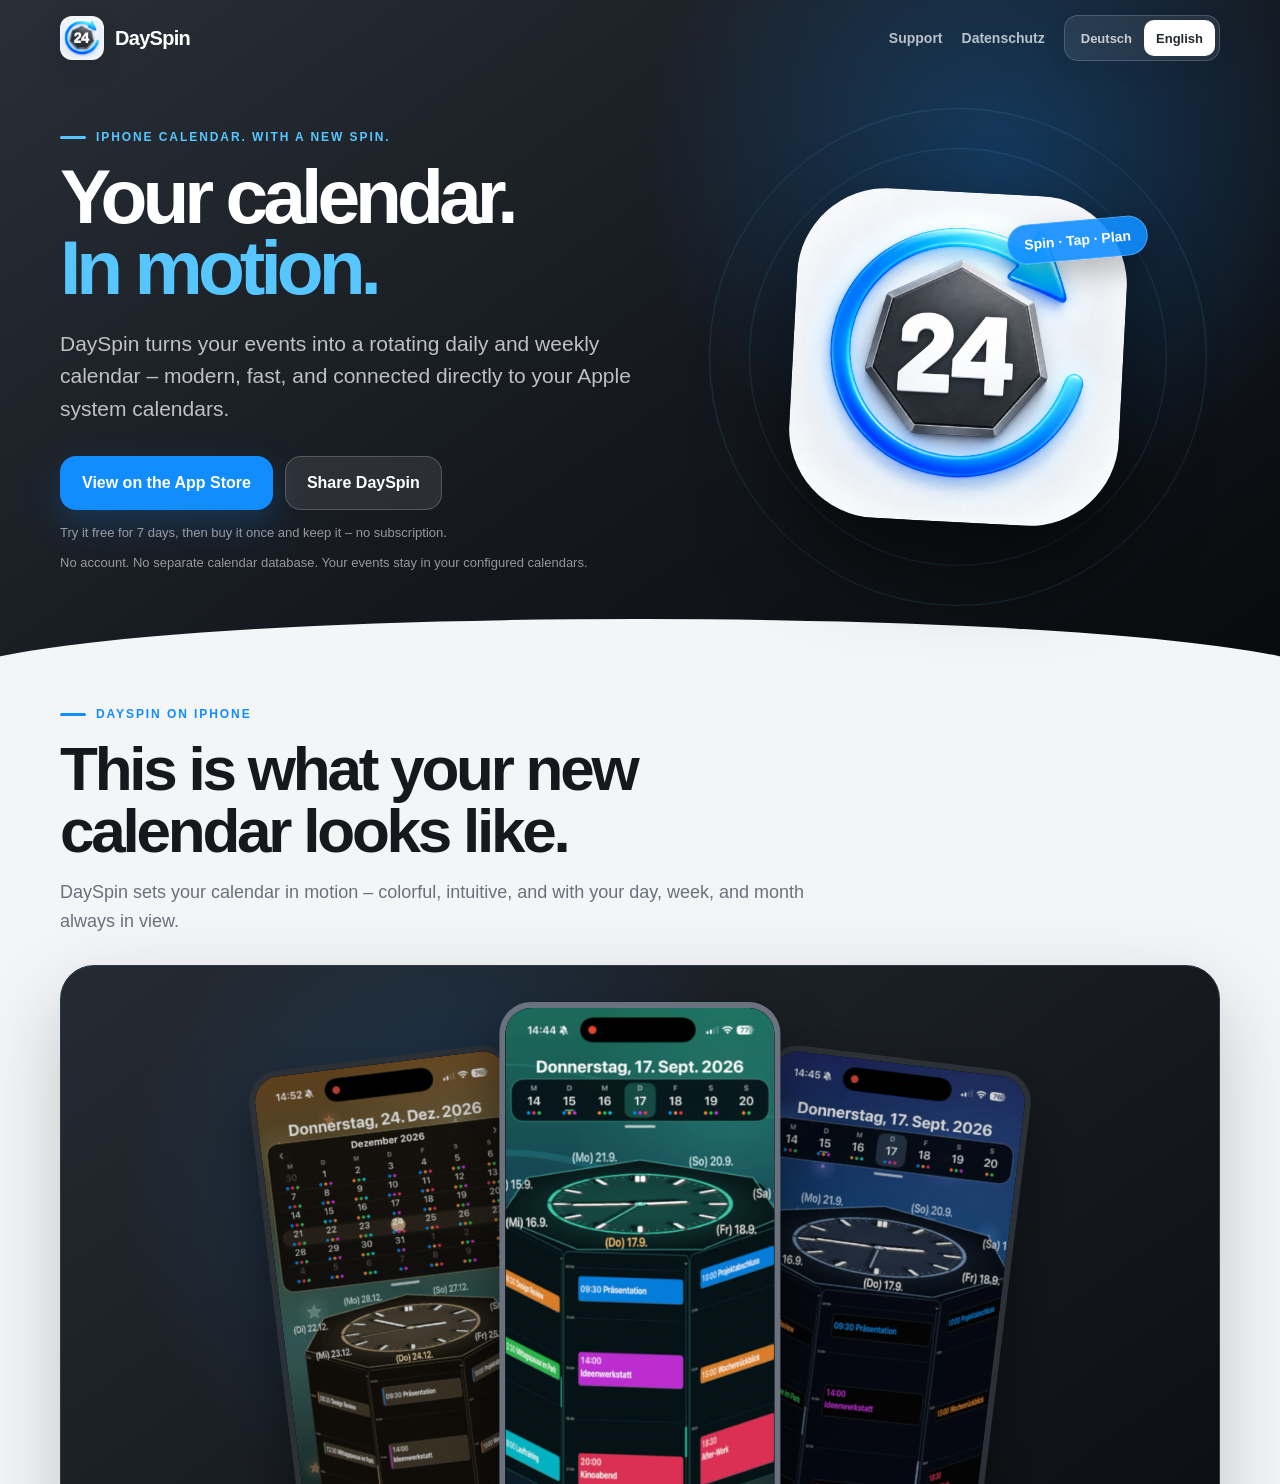
<file: index.html>
<!doctype html>
<html lang="de">
  <head>
    <meta charset="utf-8">
    <meta name="viewport" content="width=device-width, initial-scale=1">
    <title>DaySpin</title>
    <meta name="description" content="DaySpin – dein Apple-Kalender in Bewegung.">
    <link rel="icon" href="assets/dayspin-icon.png">
    <meta http-equiv="refresh" content="0; url=share/">
  </head>
  <body><p><a href="share/">Weiter zu DaySpin</a></p></body>
</html>
</file>
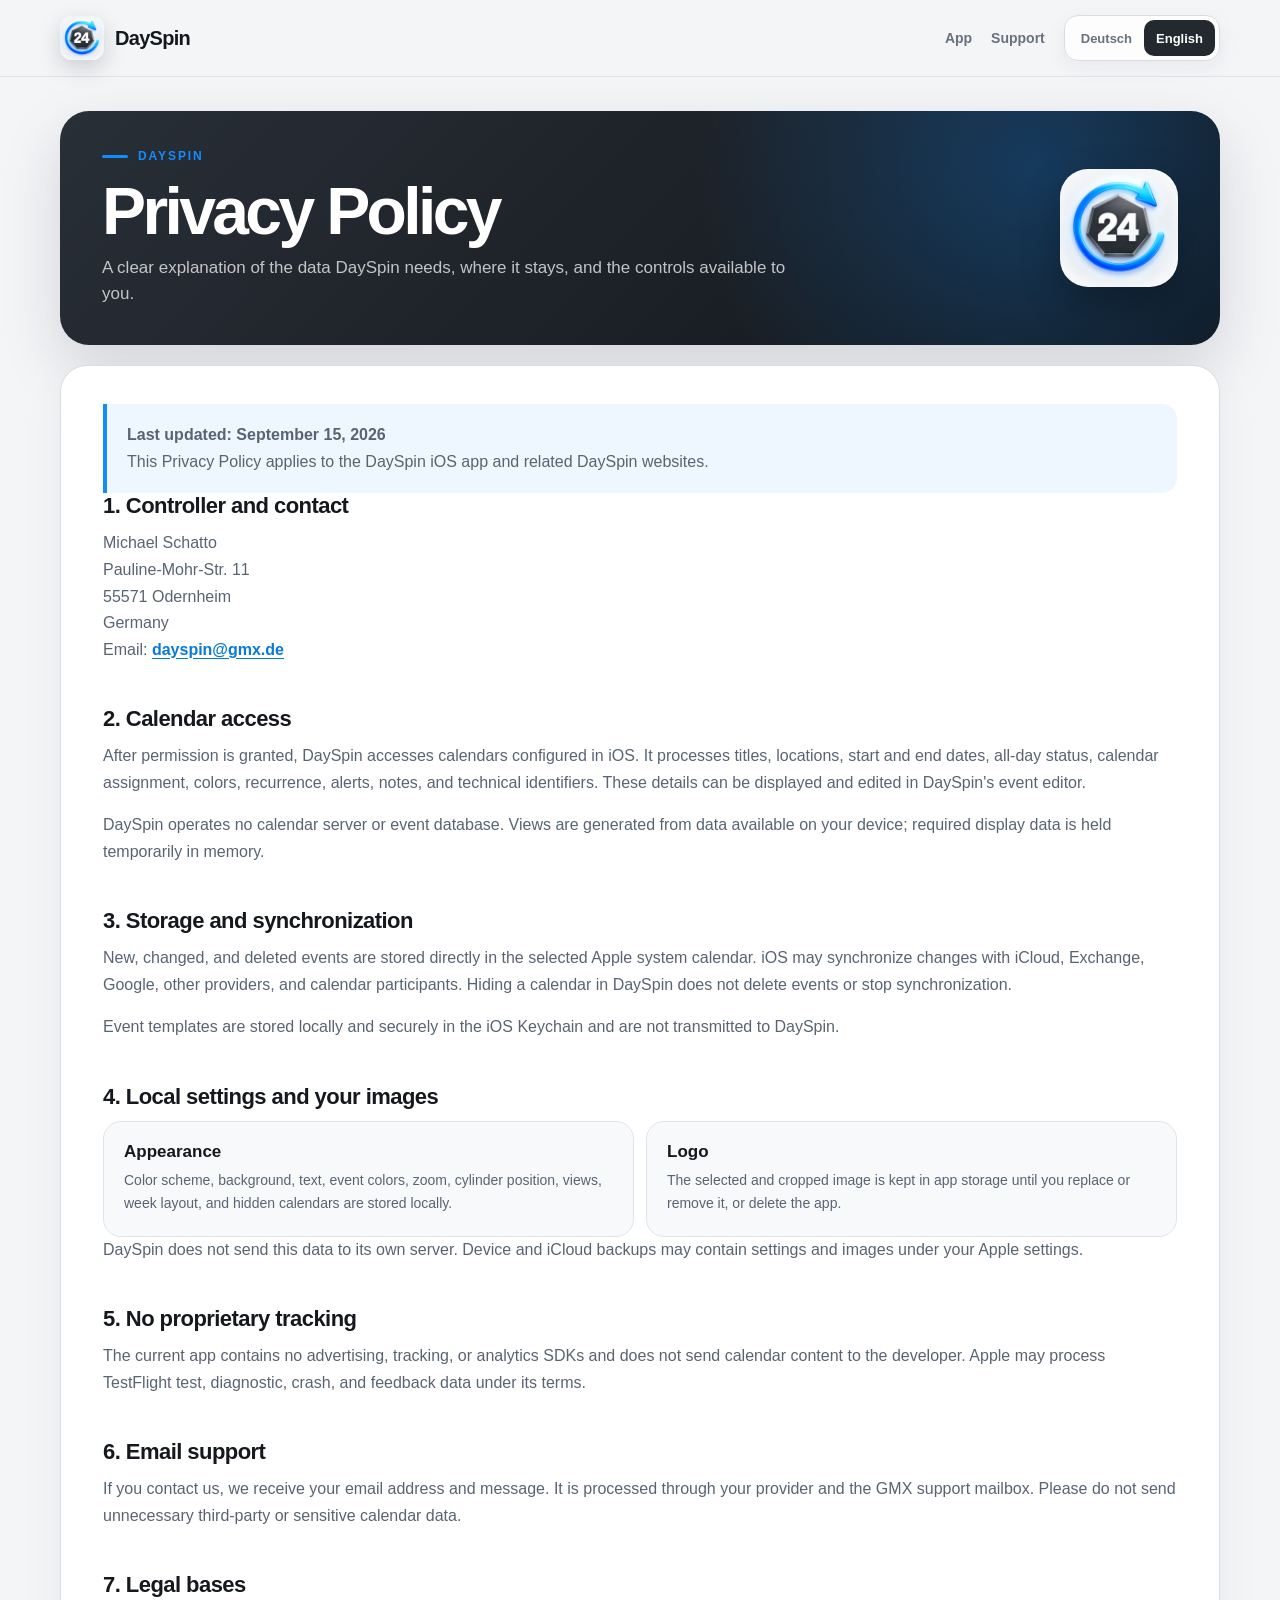
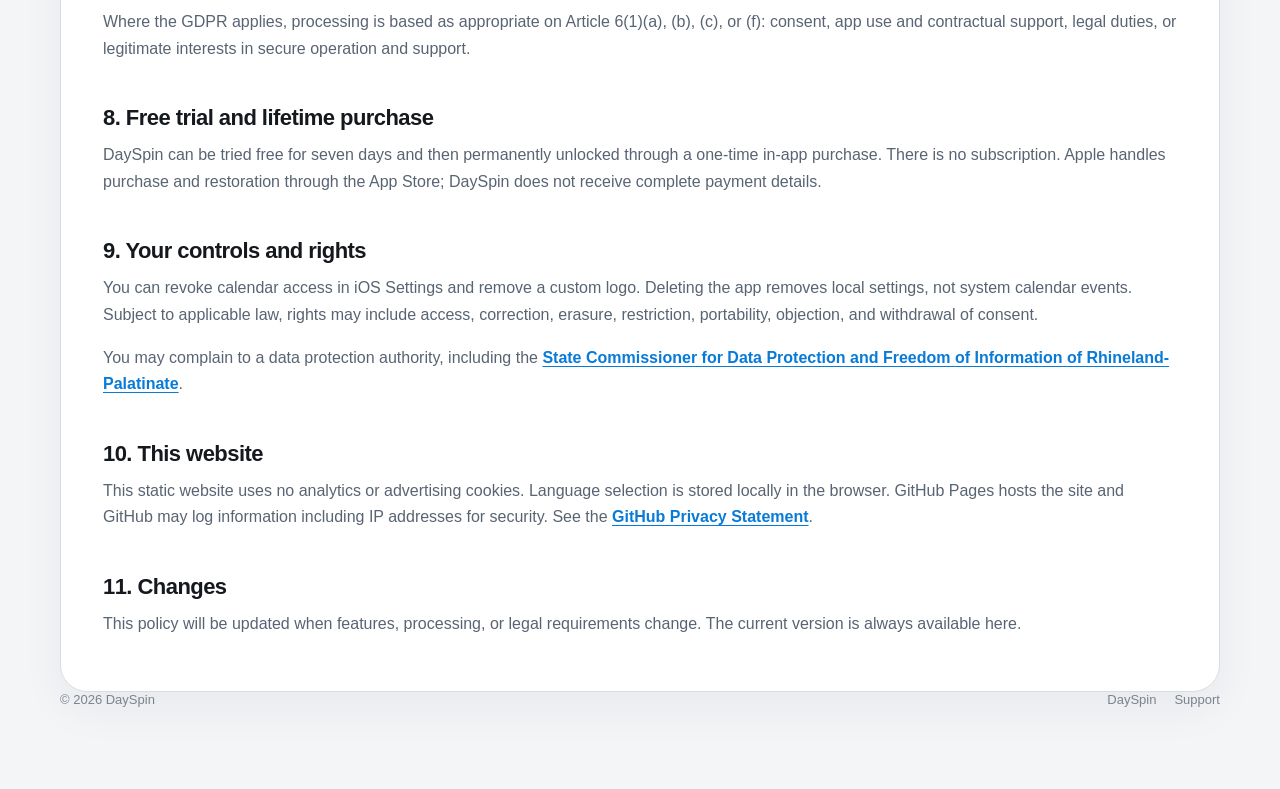
<file: privacy/index.html>
<!doctype html>
<html lang="de"><head>
<meta charset="utf-8"><meta name="viewport" content="width=device-width,initial-scale=1"><title>DaySpin – Datenschutz / Privacy Policy</title><meta name="description" content="Datenschutzerklärung und Privacy Policy für DaySpin."><meta property="og:title" content="DaySpin – Datenschutz / Privacy Policy"><meta property="og:description" content="Transparent erklärt: Kalenderzugriff, lokale Einstellungen und deine Rechte."><meta property="og:type" content="website"><meta property="og:url" content="https://mschatto.github.io/DaySpin/privacy/"><meta property="og:image" content="https://mschatto.github.io/DaySpin/assets/og.png"><link rel="icon" href="../assets/dayspin-icon.png"><link rel="stylesheet" href="../assets/style.css">
</head><body class="document-page">
<header class="document-top"><div class="topbar shell"><a class="brand" href="../share/"><img src="../assets/dayspin-icon.png" alt=""><span>DaySpin</span></a><nav class="nav"><a href="../share/">App</a><a href="../support/">Support</a><div class="language"><button data-language="de" aria-pressed="true">Deutsch</button><button data-language="en" aria-pressed="false">English</button></div></nav></div></header>
<main class="document-main shell">
<section class="document-hero"><div><p class="eyebrow">DaySpin</p><h1 data-title-de="Datenschutz" data-title-en="Privacy Policy">Datenschutz</h1><p data-title-de="Transparent erklärt: welche Daten DaySpin benötigt, wo sie bleiben und welche Kontrolle du hast." data-title-en="A clear explanation of the data DaySpin needs, where it stays, and the controls available to you.">Transparent erklärt: welche Daten DaySpin benötigt, wo sie bleiben und welche Kontrolle du hast.</p></div><img src="../assets/dayspin-icon.png" alt="DaySpin App-Icon"></section>
<article class="document" data-content-language="de">
<div class="notice"><p><strong>Stand: 15. September 2026</strong></p><p>Diese Datenschutzerklärung gilt für die iOS-App DaySpin und die zugehörigen DaySpin-Webseiten.</p></div>
<section><h2>1. Verantwortlicher und Kontakt</h2><address>Michael Schatto<br>Pauline-Mohr-Str. 11<br>55571 Odernheim<br>Deutschland</address><p>E-Mail: <a href="mailto:dayspin@gmx.de">dayspin@gmx.de</a></p></section>
<section><h2>2. Kalenderzugriff</h2><p>DaySpin benötigt nach deiner Freigabe Zugriff auf die in iOS eingerichteten Kalender. Verarbeitet werden insbesondere Titel, Ort, Beginn und Ende, Ganztagsangaben, Kalenderzugehörigkeit, Farben, Wiederholungen, Erinnerungen, Notizen und technische Termin-Kennungen. Diese Angaben können im DaySpin-Termin-Editor angezeigt und bearbeitet werden.</p><p>DaySpin betreibt keinen eigenen Kalender-Server und keine eigene Termin-Datenbank. Die Kalenderansichten werden aus den auf deinem Gerät verfügbaren Daten erzeugt; benötigte Anzeigedaten werden vorübergehend im Arbeitsspeicher gehalten.</p></section>
<section><h2>3. Speicherung und Synchronisierung</h2><p>Neue, geänderte und gelöschte Termine werden direkt im ausgewählten Apple-Systemkalender gespeichert. iOS kann Änderungen mit iCloud, Exchange, Google oder anderen Kalenderanbietern und gegebenenfalls Kalenderteilnehmern synchronisieren. Das Ausblenden eines Kalenders in DaySpin löscht keine Termine und beendet nicht dessen Synchronisierung.</p><p>Terminvorlagen speichert DaySpin lokal und geschützt in der iOS-Keychain. Sie werden nicht an DaySpin übertragen.</p></section>
<section><h2>4. Lokale Einstellungen und eigene Bilder</h2><div class="info-grid"><div class="info-card"><h3>Darstellung</h3><p>Farbschema, Hintergrundmotiv, Schrift, Terminfarben, Zoom, Zylinderposition, Ansichten, Wochenanordnung und ausgeblendete Kalender werden lokal gespeichert.</p></div><div class="info-card"><h3>Logo</h3><p>Das über den System-Fotowähler gewählte und zugeschnittene Bild wird im App-Speicher abgelegt, bis du es ersetzt, entfernst oder die App löschst.</p></div></div><p>DaySpin überträgt diese Daten nicht an einen eigenen Server. Geräte- und iCloud-Backups können Einstellungen und Bilder gemäß deinen Apple-Einstellungen enthalten.</p></section>
<section><h2>5. Kein eigenes Tracking</h2><p>Die aktuelle App enthält keine Werbe-, Tracking- oder Analyse-SDKs und übermittelt Kalenderinhalte nicht an den Entwickler. Bei TestFlight kann Apple nach seinen Bedingungen Test-, Diagnose-, Absturz- und Feedbackdaten verarbeiten.</p></section>
<section><h2>6. Support per E-Mail</h2><p>Wenn du uns kontaktierst, erhalten wir deine E-Mail-Adresse und die mitgeteilten Inhalte. Die Nachricht wird über deinen Anbieter und das GMX-Supportpostfach verarbeitet. Bitte sende keine unnötigen fremden oder sensiblen Kalenderdaten.</p></section>
<section><h2>7. Rechtsgrundlagen</h2><p>Soweit die DSGVO anwendbar ist, beruht die Verarbeitung je nach Fall auf Art. 6 Abs. 1 lit. a, b, c oder f DSGVO: Einwilligung, App-Nutzung und vertraglicher Support, gesetzliche Pflichten oder berechtigte Interessen an sicherem Betrieb und Support.</p></section>
<section><h2>8. Kostenloser Testzeitraum und Lifetime-Kauf</h2><p>DaySpin kann sieben Tage kostenlos getestet und danach durch einen einmaligen In-App-Kauf dauerhaft freigeschaltet werden. Es gibt kein Abonnement. Apple wickelt Kauf und Wiederherstellung über den App Store ab; DaySpin erhält keine vollständigen Zahlungsdaten.</p></section>
<section><h2>9. Deine Kontrolle und Rechte</h2><p>Du kannst den Kalenderzugriff in den iOS-Einstellungen widerrufen und ein eigenes Logo entfernen. Das Löschen der App entfernt lokale Einstellungen, nicht die Termine deiner Systemkalender. Im gesetzlichen Umfang bestehen Rechte auf Auskunft, Berichtigung, Löschung, Einschränkung, Datenübertragbarkeit, Widerspruch und Widerruf einer Einwilligung.</p><p>Du kannst dich bei einer Datenschutzaufsichtsbehörde beschweren, beispielsweise beim <a href="https://www.datenschutz.rlp.de" target="_blank" rel="noreferrer">Landesbeauftragten für den Datenschutz und die Informationsfreiheit Rheinland-Pfalz</a>.</p></section>
<section><h2>10. Diese Website</h2><p>Diese statische Website setzt keine Analyse- oder Werbe-Cookies. Die Sprachauswahl wird nur lokal im Browser gespeichert. Die Website wird über GitHub Pages bereitgestellt; GitHub kann unter anderem IP-Adressen zu Sicherheitszwecken protokollieren. Siehe <a href="https://docs.github.com/en/site-policy/privacy-policies/github-general-privacy-statement" target="_blank" rel="noreferrer">GitHub-Datenschutzerklärung</a>.</p></section>
<section><h2>11. Änderungen</h2><p>Diese Datenschutzerklärung wird bei Änderungen an Funktionen, Datenverarbeitungen oder rechtlichen Anforderungen angepasst. Die aktuelle Fassung steht stets auf dieser Seite.</p></section>
</article>
<article class="document" data-content-language="en" hidden>
<div class="notice"><p><strong>Last updated: September 15, 2026</strong></p><p>This Privacy Policy applies to the DaySpin iOS app and related DaySpin websites.</p></div>
<section><h2>1. Controller and contact</h2><address>Michael Schatto<br>Pauline-Mohr-Str. 11<br>55571 Odernheim<br>Germany</address><p>Email: <a href="mailto:dayspin@gmx.de">dayspin@gmx.de</a></p></section>
<section><h2>2. Calendar access</h2><p>After permission is granted, DaySpin accesses calendars configured in iOS. It processes titles, locations, start and end dates, all-day status, calendar assignment, colors, recurrence, alerts, notes, and technical identifiers. These details can be displayed and edited in DaySpin's event editor.</p><p>DaySpin operates no calendar server or event database. Views are generated from data available on your device; required display data is held temporarily in memory.</p></section>
<section><h2>3. Storage and synchronization</h2><p>New, changed, and deleted events are stored directly in the selected Apple system calendar. iOS may synchronize changes with iCloud, Exchange, Google, other providers, and calendar participants. Hiding a calendar in DaySpin does not delete events or stop synchronization.</p><p>Event templates are stored locally and securely in the iOS Keychain and are not transmitted to DaySpin.</p></section>
<section><h2>4. Local settings and your images</h2><div class="info-grid"><div class="info-card"><h3>Appearance</h3><p>Color scheme, background, text, event colors, zoom, cylinder position, views, week layout, and hidden calendars are stored locally.</p></div><div class="info-card"><h3>Logo</h3><p>The selected and cropped image is kept in app storage until you replace or remove it, or delete the app.</p></div></div><p>DaySpin does not send this data to its own server. Device and iCloud backups may contain settings and images under your Apple settings.</p></section>
<section><h2>5. No proprietary tracking</h2><p>The current app contains no advertising, tracking, or analytics SDKs and does not send calendar content to the developer. Apple may process TestFlight test, diagnostic, crash, and feedback data under its terms.</p></section>
<section><h2>6. Email support</h2><p>If you contact us, we receive your email address and message. It is processed through your provider and the GMX support mailbox. Please do not send unnecessary third-party or sensitive calendar data.</p></section>
<section><h2>7. Legal bases</h2><p>Where the GDPR applies, processing is based as appropriate on Article 6(1)(a), (b), (c), or (f): consent, app use and contractual support, legal duties, or legitimate interests in secure operation and support.</p></section>
<section><h2>8. Free trial and lifetime purchase</h2><p>DaySpin can be tried free for seven days and then permanently unlocked through a one-time in-app purchase. There is no subscription. Apple handles purchase and restoration through the App Store; DaySpin does not receive complete payment details.</p></section>
<section><h2>9. Your controls and rights</h2><p>You can revoke calendar access in iOS Settings and remove a custom logo. Deleting the app removes local settings, not system calendar events. Subject to applicable law, rights may include access, correction, erasure, restriction, portability, objection, and withdrawal of consent.</p><p>You may complain to a data protection authority, including the <a href="https://www.datenschutz.rlp.de" target="_blank" rel="noreferrer">State Commissioner for Data Protection and Freedom of Information of Rhineland-Palatinate</a>.</p></section>
<section><h2>10. This website</h2><p>This static website uses no analytics or advertising cookies. Language selection is stored locally in the browser. GitHub Pages hosts the site and GitHub may log information including IP addresses for security. See the <a href="https://docs.github.com/en/site-policy/privacy-policies/github-general-privacy-statement" target="_blank" rel="noreferrer">GitHub Privacy Statement</a>.</p></section>
<section><h2>11. Changes</h2><p>This policy will be updated when features, processing, or legal requirements change. The current version is always available here.</p></section>
</article>
<footer><span>© 2026 DaySpin</span><span class="footer-links"><a href="../share/">DaySpin</a><a href="../support/">Support</a></span></footer>
</main><script src="../assets/site.js"></script></body></html>
</file>
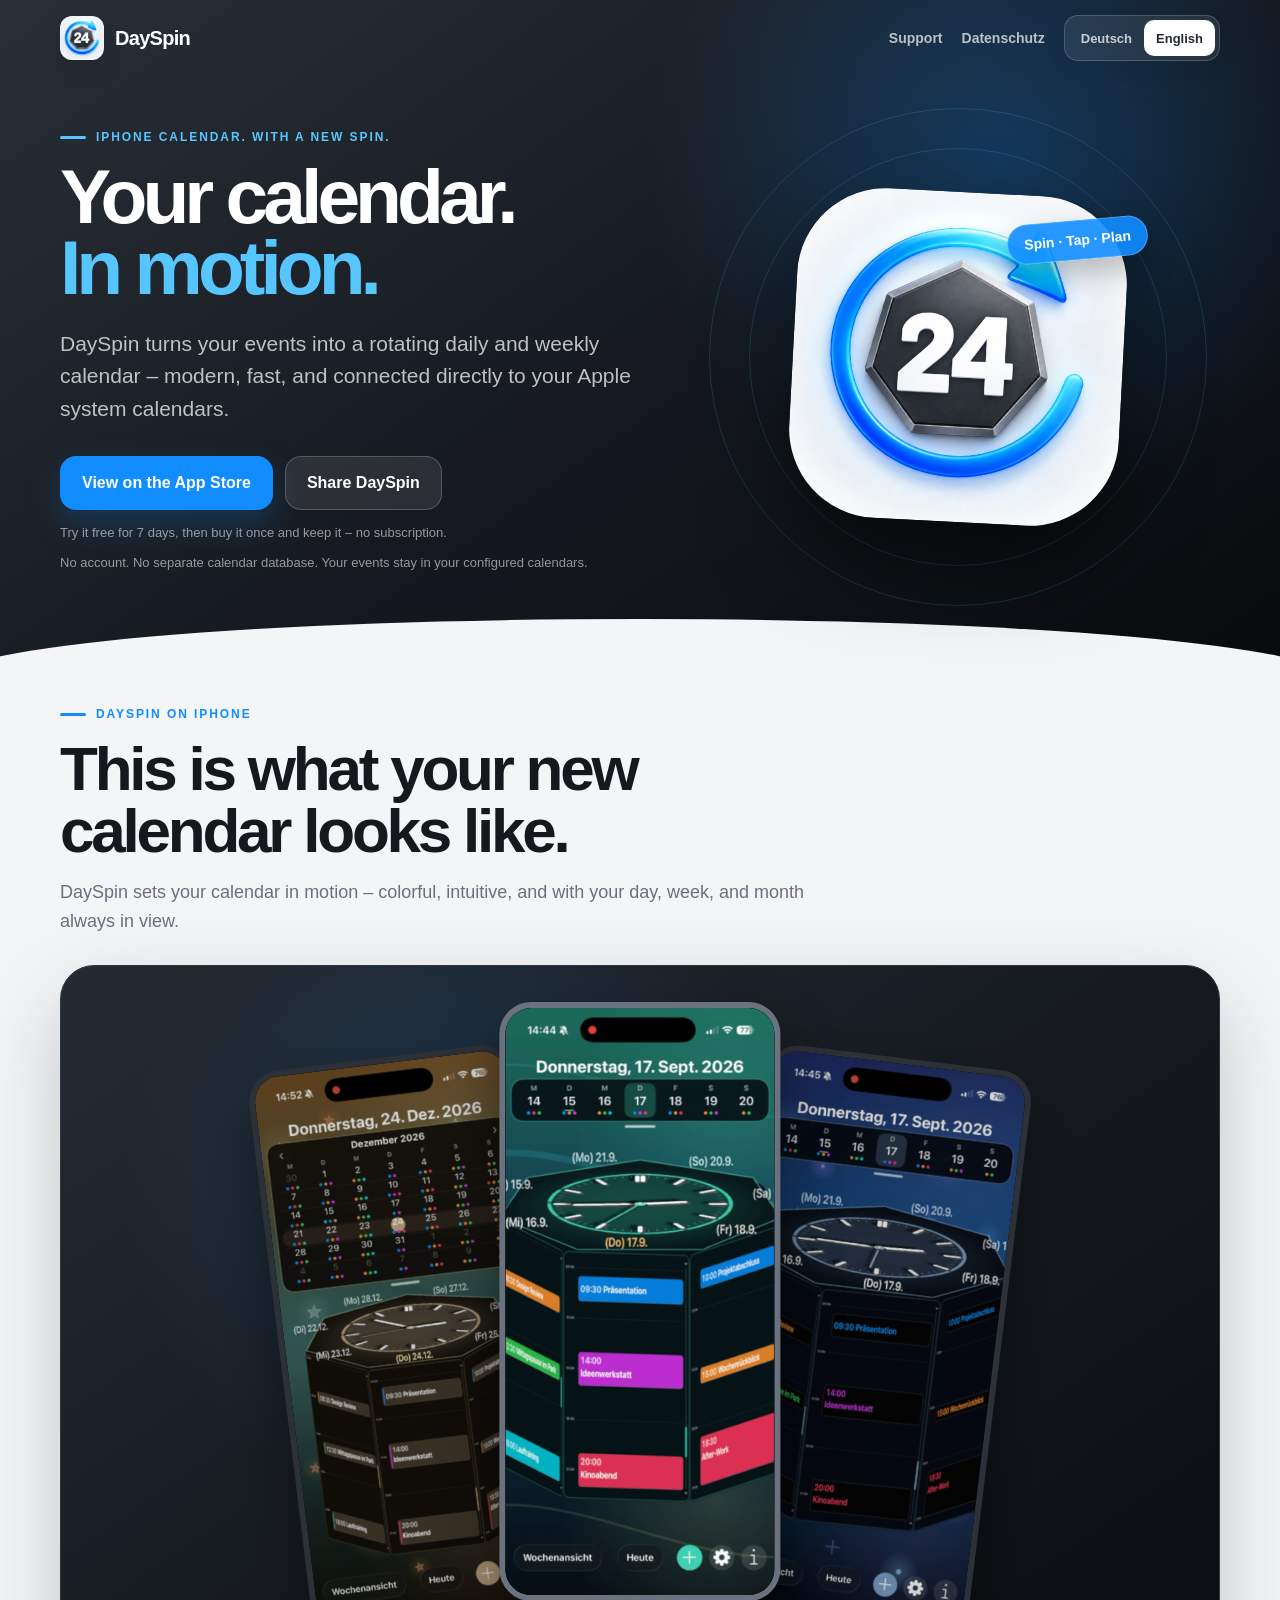
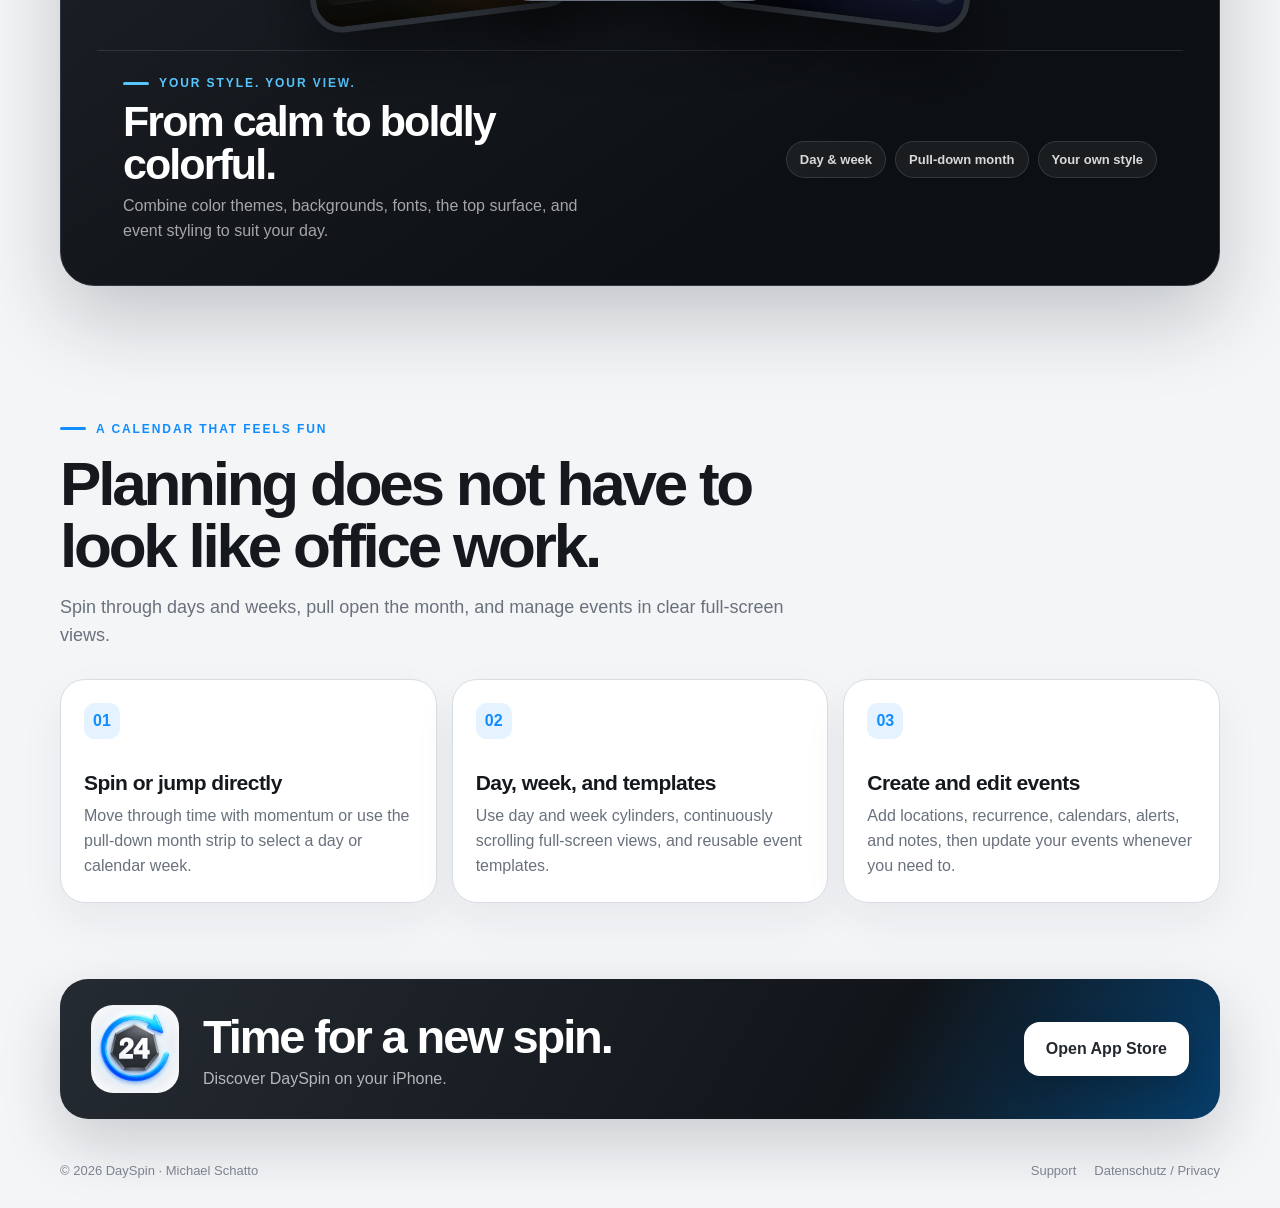
<file: share/index.html>
<!doctype html>
<html lang="de">
  <head>
    <meta charset="utf-8"><meta name="viewport" content="width=device-width,initial-scale=1">
    <title>DaySpin – Dein Kalender in Bewegung</title>
    <meta name="description" content="DaySpin macht deinen Kalender zu einem drehbaren, modernen Erlebnis.">
    <meta property="og:title" content="DaySpin – Dein Kalender in Bewegung"><meta property="og:description" content="Tage drehen, Wochen entdecken und Termine neu erleben."><meta property="og:type" content="website"><meta property="og:url" content="https://mschatto.github.io/DaySpin/share/"><meta property="og:image" content="https://mschatto.github.io/DaySpin/assets/og-v2.png"><meta property="og:image:width" content="1200"><meta property="og:image:height" content="630">
    <link rel="icon" href="../assets/dayspin-icon.png"><link rel="apple-touch-icon" href="../assets/dayspin-icon.png"><link rel="stylesheet" href="../assets/style.css">
  </head>
  <body>
    <main>
      <section class="hero">
        <header class="topbar shell">
          <a class="brand" href="./"><img src="../assets/dayspin-icon.png" alt=""><span>DaySpin</span></a>
          <nav class="nav"><a href="../support/">Support</a><a href="../privacy/">Datenschutz</a><div class="language" aria-label="Sprache / Language"><button data-language="de" aria-pressed="true">Deutsch</button><button data-language="en" aria-pressed="false">English</button></div></nav>
        </header>
        <div class="hero-grid shell" data-content-language="de">
          <div class="hero-copy"><p class="eyebrow">iPhone-Kalender. Neu gedreht.</p><h1>Dein Kalender.<br><em>In Bewegung.</em></h1><p class="hero-lead">DaySpin verwandelt deine Termine in einen drehbaren Tages- und Wochenkalender – modern, schnell und direkt mit deinen Apple-Systemkalendern verbunden.</p><div class="actions"><a class="button" href="https://apps.apple.com/app/id6808622622">Im App Store ansehen</a><button class="button secondary" data-share>DaySpin teilen</button></div><p class="share-note">7 Tage kostenlos testen, danach einmalig kaufen und dauerhaft nutzen – kein Abo.</p><p class="share-note">Kein Konto. Keine eigene Kalenderdatenbank. Deine Termine bleiben in deinen eingerichteten Kalendern.</p></div>
          <div class="hero-art"><div class="icon-stage"><img src="../assets/dayspin-icon.png" alt="DaySpin App-Icon"><span class="spin-pill">Drehen · Tippen · Planen</span></div></div>
        </div>
        <div class="hero-grid shell" data-content-language="en" hidden>
          <div class="hero-copy"><p class="eyebrow">iPhone calendar. With a new spin.</p><h1>Your calendar.<br><em>In motion.</em></h1><p class="hero-lead">DaySpin turns your events into a rotating daily and weekly calendar – modern, fast, and connected directly to your Apple system calendars.</p><div class="actions"><a class="button" href="https://apps.apple.com/app/id6808622622">View on the App Store</a><button class="button secondary" data-share>Share DaySpin</button></div><p class="share-note">Try it free for 7 days, then buy it once and keep it – no subscription.</p><p class="share-note">No account. No separate calendar database. Your events stay in your configured calendars.</p></div>
          <div class="hero-art"><div class="icon-stage"><img src="../assets/dayspin-icon.png" alt="DaySpin app icon"><span class="spin-pill">Spin · Tap · Plan</span></div></div>
        </div>
      </section>

      <section class="section showcase-section shell" id="showcase">
        <div class="section-heading" data-content-language="de"><p class="eyebrow">DaySpin auf dem iPhone</p><h2>So sieht dein neuer Kalender aus.</h2><p>DaySpin bringt deinen Kalender in Bewegung – drehbar, farbenfroh und mit Tag, Woche und Monat immer im Blick.</p></div>
        <div class="section-heading" data-content-language="en" hidden><p class="eyebrow">DaySpin on iPhone</p><h2>This is what your new calendar looks like.</h2><p>DaySpin sets your calendar in motion – colorful, intuitive, and with your day, week, and month always in view.</p></div>
        <div class="product-showcase product-showcase-cascade">
          <div class="screen-cascade" aria-label="Drei DaySpin-Ansichten mit Beispielterminen">
            <figure class="app-screen screen-month"><img src="../assets/dayspin-demo-month-poster.png?v=1" alt="DaySpin mit geöffneter Monatsansicht" loading="lazy"></figure>
            <figure class="app-screen screen-live"><video src="../assets/dayspin-demo-color.m4v?v=1" poster="../assets/dayspin-demo-color-poster.png?v=1" autoplay muted playsinline preload="metadata" data-demo-loop aria-label="DaySpin in einer farbenfrohen Tagesansicht in Bewegung"></video></figure>
            <figure class="app-screen screen-color"><img src="../assets/dayspin-demo-spin-poster.png?v=1" alt="DaySpin in einem blauen Farbschema" loading="lazy"></figure>
          </div>
          <div class="showcase-copy" data-content-language="de">
            <div><p class="eyebrow">Dein Stil. Deine Sicht.</p><h3>Von ruhig bis richtig bunt.</h3><p>Farbschema, Hintergrund, Schriften, Deckfläche und Termindarstellung lassen sich passend zu deinem Alltag kombinieren.</p></div>
            <div class="showcase-points"><span>Tag &amp; Woche</span><span>Monat zum Aufziehen</span><span>Eigene Gestaltung</span></div>
          </div>
          <div class="showcase-copy" data-content-language="en" hidden>
            <div><p class="eyebrow">Your style. Your view.</p><h3>From calm to boldly colorful.</h3><p>Combine color themes, backgrounds, fonts, the top surface, and event styling to suit your day.</p></div>
            <div class="showcase-points"><span>Day &amp; week</span><span>Pull-down month</span><span>Your own style</span></div>
          </div>
        </div>
      </section>

      <section class="section shell" data-content-language="de"><div class="section-heading"><p class="eyebrow">Ein Kalender, der Spaß macht</p><h2>Planung muss nicht nach Büro aussehen.</h2><p>Drehe durch Tage und Wochen, ziehe den Monatskalender auf und öffne Termine in den klaren Vollbildansichten.</p></div><div class="feature-grid"><article class="feature"><span class="feature-number">01</span><h3>Drehen und direkt springen</h3><p>Mit Schwung durch die Zeit oder über die ausziehbare Monatsleiste gezielt zu Tag und Kalenderwoche.</p></article><article class="feature"><span class="feature-number">02</span><h3>Tag, Woche und Vorlagen</h3><p>Nutze Tages- und Wochenzylinder, endlos scrollende Vollbildansichten und wiederverwendbare Terminvorlagen.</p></article><article class="feature"><span class="feature-number">03</span><h3>Termine anlegen und ändern</h3><p>Erfasse Ort, Wiederholung, Kalender, Erinnerungen und Notizen und passe deine Termine jederzeit wieder an.</p></article></div></section>
      <section class="section shell" data-content-language="en" hidden><div class="section-heading"><p class="eyebrow">A calendar that feels fun</p><h2>Planning does not have to look like office work.</h2><p>Spin through days and weeks, pull open the month, and manage events in clear full-screen views.</p></div><div class="feature-grid"><article class="feature"><span class="feature-number">01</span><h3>Spin or jump directly</h3><p>Move through time with momentum or use the pull-down month strip to select a day or calendar week.</p></article><article class="feature"><span class="feature-number">02</span><h3>Day, week, and templates</h3><p>Use day and week cylinders, continuously scrolling full-screen views, and reusable event templates.</p></article><article class="feature"><span class="feature-number">03</span><h3>Create and edit events</h3><p>Add locations, recurrence, calendars, alerts, and notes, then update your events whenever you need to.</p></article></div></section>

      <div class="shell"><section class="cta"><img src="../assets/dayspin-icon.png" alt=""><div data-content-language="de"><h2>Zeit für einen neuen Dreh.</h2><p>Entdecke DaySpin auf deinem iPhone.</p></div><div data-content-language="en" hidden><h2>Time for a new spin.</h2><p>Discover DaySpin on your iPhone.</p></div><a class="button light" href="https://apps.apple.com/app/id6808622622" data-title-de="Zum App Store" data-title-en="Open App Store">Zum App Store</a></section><footer><span>© 2026 DaySpin · Michael Schatto</span><span class="footer-links"><a href="../support/">Support</a><a href="../privacy/">Datenschutz / Privacy</a></span></footer></div>
    </main><script src="../assets/site.js"></script>
  </body>
</html>
</file>
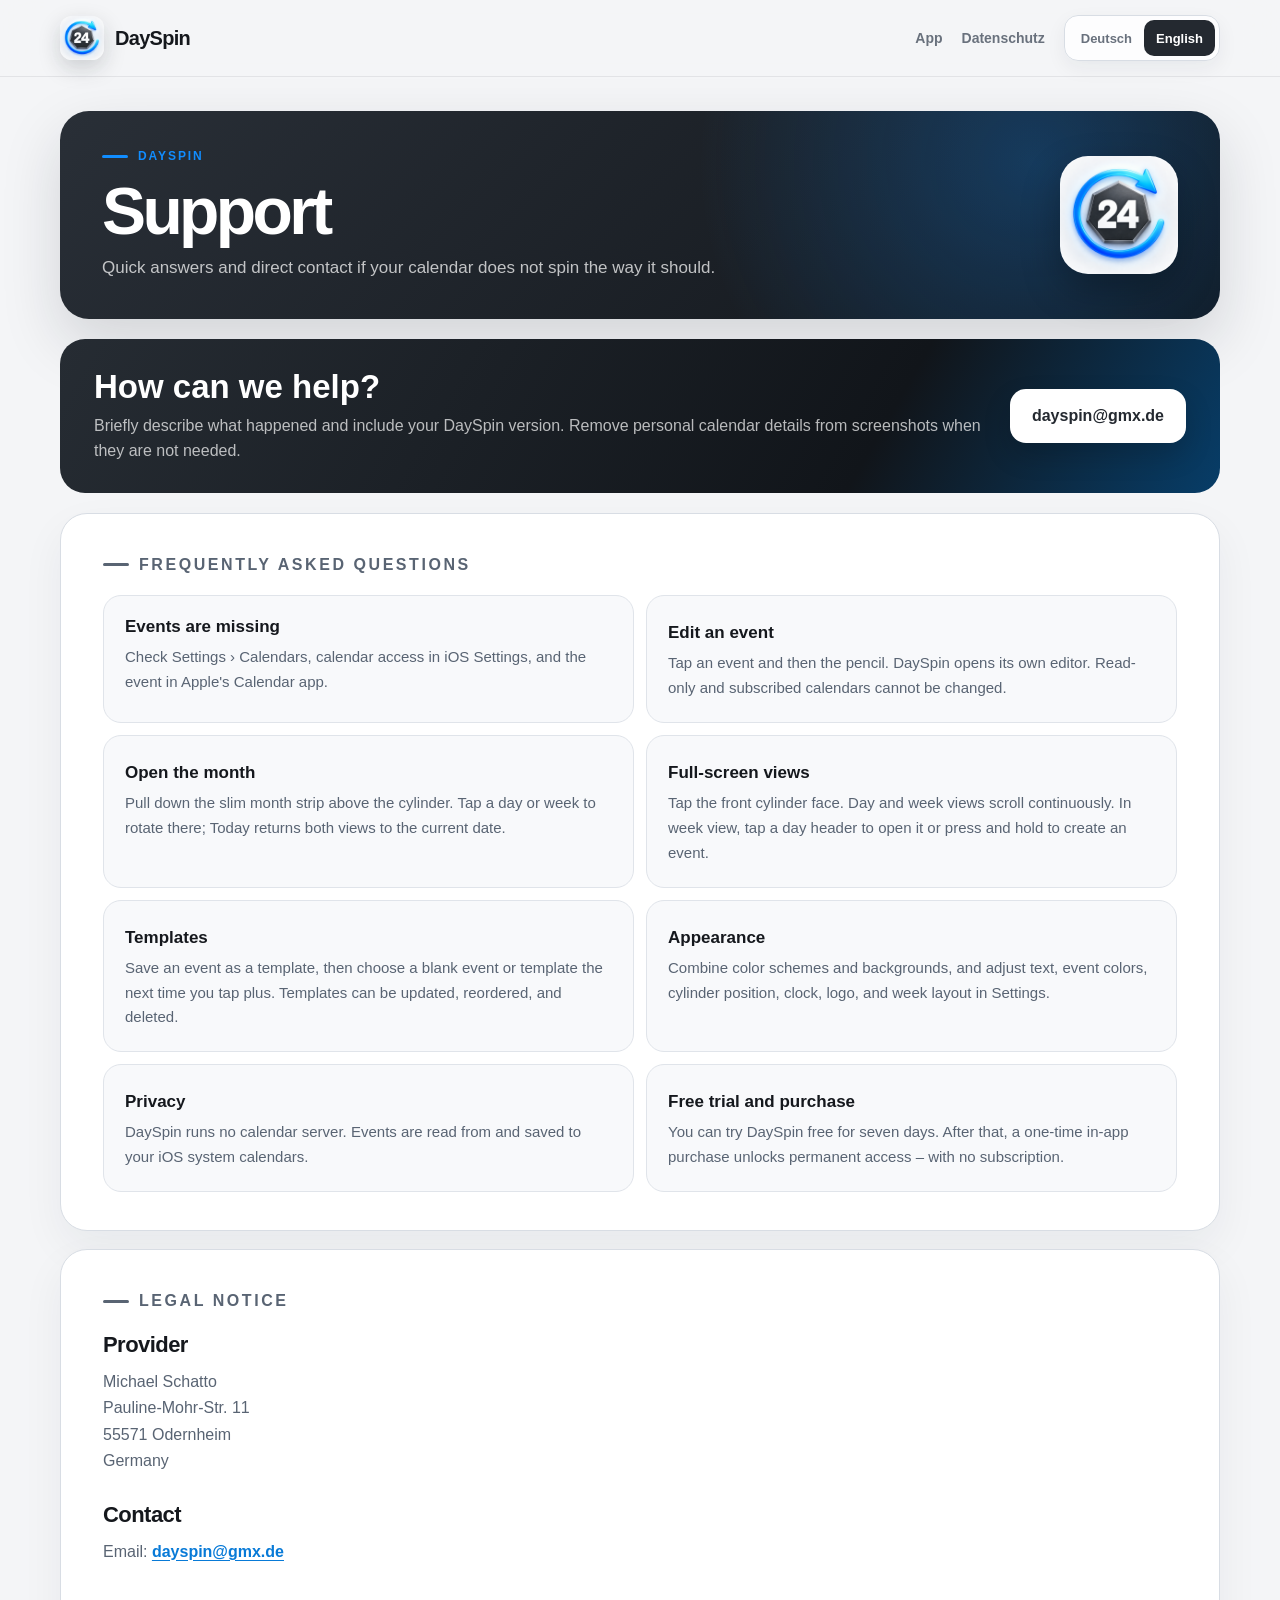
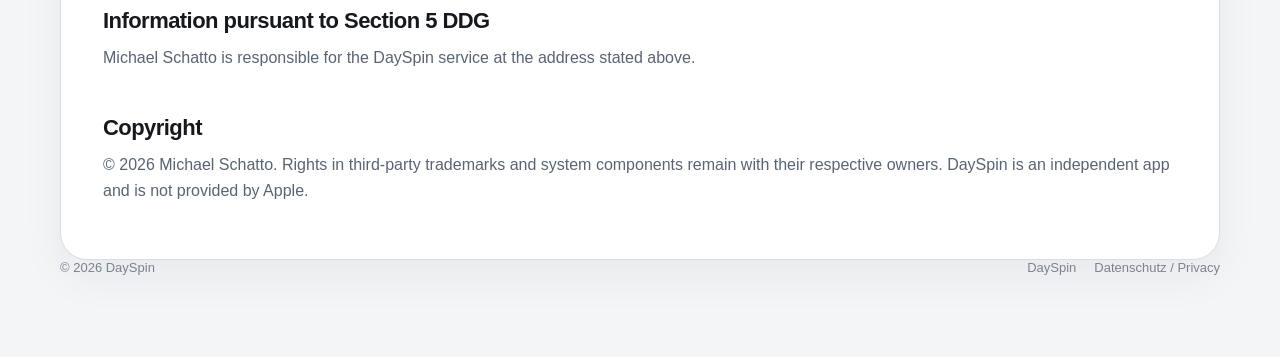
<file: support/index.html>
<!doctype html>
<html lang="de">
  <head>
    <meta charset="utf-8"><meta name="viewport" content="width=device-width,initial-scale=1"><title>DaySpin – Support</title><meta name="description" content="Hilfe, Antworten und Kontakt für DaySpin."><meta property="og:title" content="DaySpin – Support"><meta property="og:description" content="Hilfe und Kontakt für die DaySpin Kalender-App."><meta property="og:type" content="website"><meta property="og:url" content="https://mschatto.github.io/DaySpin/support/"><meta property="og:image" content="https://mschatto.github.io/DaySpin/assets/og.png"><link rel="icon" href="../assets/dayspin-icon.png"><link rel="stylesheet" href="../assets/style.css">
  </head>
  <body class="document-page">
    <header class="document-top"><div class="topbar shell"><a class="brand" href="../share/"><img src="../assets/dayspin-icon.png" alt=""><span>DaySpin</span></a><nav class="nav"><a href="../share/">App</a><a href="../privacy/">Datenschutz</a><div class="language"><button data-language="de" aria-pressed="true">Deutsch</button><button data-language="en" aria-pressed="false">English</button></div></nav></div></header>
    <main class="document-main shell">
      <section class="document-hero"><div><p class="eyebrow">DaySpin</p><h1 data-title-de="Support" data-title-en="Support">Support</h1><p data-title-de="Schnelle Antworten und direkter Kontakt, wenn sich dein Kalender einmal nicht so dreht, wie er soll." data-title-en="Quick answers and direct contact if your calendar does not spin the way it should.">Schnelle Antworten und direkter Kontakt, wenn sich dein Kalender einmal nicht so dreht, wie er soll.</p></div><img src="../assets/dayspin-icon.png" alt="DaySpin App-Icon"></section>

      <section class="support-card" data-content-language="de"><div><h2>Wie können wir helfen?</h2><p>Beschreibe kurz, was passiert ist, und nenne deine DaySpin-Version. Entferne persönliche Termindaten aus Screenshots, wenn sie nicht benötigt werden.</p></div><a class="button light" href="mailto:dayspin@gmx.de?subject=DaySpin%20Support">dayspin@gmx.de</a></section>
      <section class="support-card" data-content-language="en" hidden><div><h2>How can we help?</h2><p>Briefly describe what happened and include your DaySpin version. Remove personal calendar details from screenshots when they are not needed.</p></div><a class="button light" href="mailto:dayspin@gmx.de?subject=DaySpin%20Support">dayspin@gmx.de</a></section>

      <article class="document" data-content-language="de"><p class="eyebrow">Häufige Fragen</p><div class="faq-grid"><section class="faq"><h3>Termine fehlen</h3><p>Prüfe unter Einstellungen › Kalender, ob der Kalender sichtbar ist, kontrolliere den Kalenderzugriff in den iOS-Einstellungen und vergleiche den Termin mit Apples Kalender-App.</p></section><section class="faq"><h3>Termin bearbeiten</h3><p>Tippe auf einen Termin und anschließend auf den Bleistift. DaySpin öffnet seinen eigenen Editor. Schreibgeschützte und abonnierte Kalender erlauben keine Änderungen.</p></section><section class="faq"><h3>Monat öffnen</h3><p>Ziehe die schmale Monatsleiste über dem Zylinder am Griff nach unten. Ein Tipp auf Tag oder Woche dreht den Zylinder dorthin; Heute bringt beide Ansichten zurück.</p></section><section class="faq"><h3>Große Ansichten</h3><p>Tippe auf die vordere Zylinderfläche. In der Tages- und Wochensicht kannst du fortlaufend scrollen. In der Wochensicht öffnet ein Tageskopf den Tag; langes Drücken legt dort einen Termin an.</p></section><section class="faq"><h3>Vorlagen</h3><p>Nach dem Erstellen kannst du einen Termin als Vorlage sichern. Beim nächsten Plus-Tipp wählst du Ohne Vorlage oder Mit Vorlage. Vorlagen lassen sich aktualisieren, sortieren und löschen.</p></section><section class="faq"><h3>Erscheinungsbild</h3><p>Im Zahnrad kombinierst du Farbschema und Hintergrundmotiv und stellst Schriften, Terminfarben, Zylinderposition, Uhr, Logo sowie die Wochenanordnung ein.</p></section><section class="faq"><h3>Datenschutz</h3><p>DaySpin betreibt keinen eigenen Kalenderserver. Termine werden aus deinen iOS-Systemkalendern gelesen und dort gespeichert.</p></section><section class="faq"><h3>Kostenlos testen und Kauf</h3><p>Du kannst DaySpin sieben Tage kostenlos testen. Danach schaltest du die App durch einen einmaligen In-App-Kauf dauerhaft frei – ohne Abonnement.</p></section></div></article>
      <article class="document" data-content-language="en" hidden><p class="eyebrow">Frequently asked questions</p><div class="faq-grid"><section class="faq"><h3>Events are missing</h3><p>Check Settings › Calendars, calendar access in iOS Settings, and the event in Apple's Calendar app.</p></section><section class="faq"><h3>Edit an event</h3><p>Tap an event and then the pencil. DaySpin opens its own editor. Read-only and subscribed calendars cannot be changed.</p></section><section class="faq"><h3>Open the month</h3><p>Pull down the slim month strip above the cylinder. Tap a day or week to rotate there; Today returns both views to the current date.</p></section><section class="faq"><h3>Full-screen views</h3><p>Tap the front cylinder face. Day and week views scroll continuously. In week view, tap a day header to open it or press and hold to create an event.</p></section><section class="faq"><h3>Templates</h3><p>Save an event as a template, then choose a blank event or template the next time you tap plus. Templates can be updated, reordered, and deleted.</p></section><section class="faq"><h3>Appearance</h3><p>Combine color schemes and backgrounds, and adjust text, event colors, cylinder position, clock, logo, and week layout in Settings.</p></section><section class="faq"><h3>Privacy</h3><p>DaySpin runs no calendar server. Events are read from and saved to your iOS system calendars.</p></section><section class="faq"><h3>Free trial and purchase</h3><p>You can try DaySpin free for seven days. After that, a one-time in-app purchase unlocks permanent access – with no subscription.</p></section></div></article>

      <article class="document legal" data-content-language="de"><p class="eyebrow">Impressum</p><section><h2>Anbieter</h2><address>Michael Schatto<br>Pauline-Mohr-Str. 11<br>55571 Odernheim<br>Deutschland</address></section><section><h2>Kontakt</h2><p>E-Mail: <a href="mailto:dayspin@gmx.de">dayspin@gmx.de</a></p></section><section><h2>Angaben nach § 5 DDG</h2><p>Verantwortlich für das Angebot DaySpin ist Michael Schatto unter der oben angegebenen Anschrift.</p></section><section><h2>Urheberrecht</h2><p>© 2026 Michael Schatto. Rechte an verwendeten Marken und Systemkomponenten verbleiben bei ihren jeweiligen Inhabern. DaySpin ist eine unabhängige App und kein Angebot von Apple.</p></section></article>
      <article class="document legal" data-content-language="en" hidden><p class="eyebrow">Legal notice</p><section><h2>Provider</h2><address>Michael Schatto<br>Pauline-Mohr-Str. 11<br>55571 Odernheim<br>Germany</address></section><section><h2>Contact</h2><p>Email: <a href="mailto:dayspin@gmx.de">dayspin@gmx.de</a></p></section><section><h2>Information pursuant to Section 5 DDG</h2><p>Michael Schatto is responsible for the DaySpin service at the address stated above.</p></section><section><h2>Copyright</h2><p>© 2026 Michael Schatto. Rights in third-party trademarks and system components remain with their respective owners. DaySpin is an independent app and is not provided by Apple.</p></section></article>
      <footer><span>© 2026 DaySpin</span><span class="footer-links"><a href="../share/">DaySpin</a><a href="../privacy/">Datenschutz / Privacy</a></span></footer>
    </main><script src="../assets/site.js"></script>
  </body>
</html>
</file>
<file: assets/style.css>
:root{--ink:#15181d;--muted:#69717d;--paper:#f4f5f7;--panel:#fff;--graphite:#242930;--graphite-2:#11151a;--blue:#118dff;--cyan:#57c6ff;--line:#d8dde4;--soft:#e9edf2}
*{box-sizing:border-box}
html{scroll-behavior:smooth}
body{margin:0;background:var(--paper);color:var(--ink);font-family:-apple-system,BlinkMacSystemFont,"SF Pro Display","Segoe UI",sans-serif;-webkit-font-smoothing:antialiased}
a{color:inherit;text-decoration:none}
button{font:inherit}
img{max-width:100%;display:block}
[hidden]{display:none!important}
.shell{width:min(1160px,calc(100% - 38px));margin:auto}
.topbar{position:relative;z-index:20;display:flex;align-items:center;justify-content:space-between;gap:22px;min-height:76px}
.brand{display:inline-flex;align-items:center;gap:11px;font-size:20px;font-weight:850;letter-spacing:-.035em}
.brand img{width:44px;height:44px;border-radius:12px;box-shadow:0 8px 22px rgba(15,23,34,.18)}
.nav{display:flex;align-items:center;gap:19px;color:var(--muted);font-size:14px;font-weight:700}
.nav a:hover{color:var(--blue)}
.language{display:inline-flex;padding:4px;border:1px solid var(--line);border-radius:14px;background:rgba(255,255,255,.78);box-shadow:0 7px 20px rgba(20,30,44,.06)}
.language button{min-height:36px;padding:6px 12px;border:0;border-radius:10px;background:transparent;color:var(--muted);font-size:13px;font-weight:800;cursor:pointer}
.language button[aria-pressed=true]{background:var(--graphite);color:#fff}
.hero{position:relative;overflow:hidden;min-height:620px;color:#fff;background:radial-gradient(circle at 78% 24%,rgba(17,141,255,.28),transparent 31%),linear-gradient(145deg,#292f37 0%,#15191f 54%,#080a0d 100%)}
.hero:after{content:"";position:absolute;left:-4%;right:-4%;bottom:-60px;height:120px;border-radius:50% 50% 0 0;background:var(--paper)}
.hero .topbar{color:#fff}
.hero .nav{color:rgba(255,255,255,.7)}
.hero .nav a:hover{color:#fff}
.hero .language{border-color:rgba(255,255,255,.17);background:rgba(255,255,255,.08)}
.hero .language button{color:rgba(255,255,255,.74)}
.hero .language button[aria-pressed=true]{background:#fff;color:var(--graphite)}
.hero-grid{position:relative;z-index:2;display:grid;grid-template-columns:1.06fr .94fr;align-items:center;gap:46px;padding:54px 0 96px}
.eyebrow{display:flex;align-items:center;gap:10px;margin:0 0 17px;color:var(--blue);font-size:12px;font-weight:900;letter-spacing:.16em;text-transform:uppercase}
.eyebrow:before{content:"";width:26px;height:3px;border-radius:9px;background:currentColor}
.hero .eyebrow{color:var(--cyan)}
h1,h2,h3,p{margin-top:0}
.hero h1{max-width:650px;margin-bottom:24px;font-size:clamp(54px,6vw,88px);line-height:.93;letter-spacing:-.065em}
.hero h1 em{color:var(--cyan);font-style:normal}
.hero-lead{max-width:590px;margin-bottom:31px;color:rgba(255,255,255,.72);font-size:clamp(18px,2vw,21px);line-height:1.55}
.actions{display:flex;flex-wrap:wrap;align-items:center;gap:12px}
.button{display:inline-flex;align-items:center;justify-content:center;min-height:54px;padding:12px 21px;border:1px solid transparent;border-radius:16px;background:var(--blue);color:#fff;font-weight:820;box-shadow:0 14px 35px rgba(17,141,255,.22);cursor:pointer;transition:transform .2s ease,box-shadow .2s ease}
.button:hover{transform:translateY(-2px);box-shadow:0 18px 42px rgba(17,141,255,.3)}
.button.secondary{border-color:rgba(255,255,255,.2);background:rgba(255,255,255,.09);box-shadow:none}
.button.light{background:#fff;color:var(--graphite);box-shadow:0 12px 28px rgba(0,0,0,.16)}
.hero-art{position:relative;min-height:420px;display:grid;place-items:center}
.icon-stage{position:relative;width:min(330px,75vw);aspect-ratio:1}
.icon-stage:before,.icon-stage:after{content:"";position:absolute;inset:-44px;border:1px solid rgba(87,198,255,.16);border-radius:50%;animation:orbit 15s linear infinite}
.icon-stage:after{inset:-84px;animation-duration:24s;animation-direction:reverse}
.icon-stage img{position:relative;z-index:2;width:100%;height:100%;border-radius:27%;box-shadow:0 40px 84px rgba(0,0,0,.52);transform:rotate(3deg)}
.spin-pill{position:absolute;z-index:4;right:-25px;top:28px;padding:11px 16px;border:1px solid rgba(255,255,255,.24);border-radius:999px;background:rgba(17,141,255,.9);font-size:14px;font-weight:850;box-shadow:0 14px 30px rgba(0,0,0,.25);transform:rotate(-5deg)}
@keyframes orbit{to{transform:rotate(360deg)}
}
.section{padding:68px 0}
.section-heading{max-width:760px}
.section-heading h2{margin-bottom:16px;font-size:clamp(38px,5vw,62px);line-height:1;letter-spacing:-.052em}
.section-heading>p:last-child{color:var(--muted);font-size:18px;line-height:1.6}
.feature-grid{display:grid;grid-template-columns:repeat(3,1fr);gap:15px;margin-top:29px}
.feature{min-height:195px;padding:23px;border:1px solid var(--line);border-radius:25px;background:var(--panel);box-shadow:0 18px 45px rgba(26,37,52,.06)}
.feature-number{display:inline-grid;place-items:center;width:36px;height:36px;border-radius:11px;background:#e4f3ff;color:var(--blue);font-weight:900}
.feature h3{margin:32px 0 9px;font-size:21px;letter-spacing:-.025em}
.feature p{margin:0;color:var(--muted);line-height:1.55}
.screens{padding-top:25px}
.phone-row{display:grid;grid-template-columns:repeat(3,1fr);align-items:end;gap:24px;margin-top:40px}
.phone{overflow:hidden;border:8px solid #1a1d22;border-radius:38px;background:#0b0d10;box-shadow:0 26px 60px rgba(17,23,31,.18)}
.phone:nth-child(2){transform:translateY(-18px)}
.phone img{width:100%;height:auto}
.cta{display:grid;grid-template-columns:auto 1fr auto;align-items:center;gap:24px;margin:8px 0 44px;padding:26px 31px;border-radius:28px;color:#fff;background:linear-gradient(120deg,#252b32,#11151a 70%,#063d69);box-shadow:0 25px 60px rgba(20,28,38,.18)}
.cta img{width:88px;height:88px;border-radius:22px}
.cta h2{margin-bottom:6px;font-size:clamp(31px,4vw,47px);letter-spacing:-.045em}
.cta p{margin:0;color:rgba(255,255,255,.67)}
footer{display:flex;flex-wrap:wrap;justify-content:space-between;gap:14px;padding:0 0 30px;color:#7b838e;font-size:13px}
.footer-links{display:flex;gap:18px}
.footer-links a:hover{color:var(--blue)}
.document-page{min-height:100vh}
.document-top{position:sticky;z-index:30;top:0;border-bottom:1px solid rgba(21,24,29,.08);background:rgba(244,245,247,.9);backdrop-filter:blur(18px);-webkit-backdrop-filter:blur(18px)}
.document-main{padding:34px 0 52px}
.document-hero{display:grid;grid-template-columns:1fr auto;align-items:center;gap:28px;padding:38px 42px;border-radius:29px;color:#fff;background:radial-gradient(circle at 84% 25%,rgba(17,141,255,.27),transparent 34%),linear-gradient(135deg,#292f37,#11151a);box-shadow:0 24px 60px rgba(20,28,38,.15)}
.document-hero img{width:118px;height:118px;border-radius:28px;box-shadow:0 16px 38px rgba(0,0,0,.28)}
.document-hero h1{margin-bottom:12px;font-size:clamp(40px,6vw,66px);line-height:.95;letter-spacing:-.055em}
.document-hero p:last-child{max-width:700px;margin:0;color:rgba(255,255,255,.73);font-size:17px;line-height:1.55}
.document{margin-top:20px;padding:38px 42px;border:1px solid var(--line);border-radius:27px;background:#fff;box-shadow:0 17px 44px rgba(26,37,52,.055)}
.document section+section{padding-top:27px}
.document h2{margin-bottom:11px;font-size:22px;letter-spacing:-.025em}
.document h3{margin-bottom:7px;font-size:17px}
.document p,.document li,.document address{color:#596473;font-size:16px;line-height:1.66}
.document address{font-style:normal}
.document a{color:#087ad7;font-weight:720;text-decoration:underline;text-underline-offset:3px}
.notice{padding:18px 20px;border-left:4px solid var(--blue);border-radius:0 15px 15px 0;background:#eef7ff}
.notice p{margin:0}
.info-grid{display:grid;grid-template-columns:repeat(2,1fr);gap:12px}
.info-card{padding:20px;border:1px solid #e0e4ea;border-radius:18px;background:#f8f9fb}
.info-card p{margin:0;font-size:14px}
.support-card{display:grid;grid-template-columns:1fr auto;align-items:center;gap:28px;margin-top:20px;padding:29px 34px;border-radius:25px;color:#fff;background:linear-gradient(120deg,#262c33,#11151a 70%,#073d68)}
.support-card h2{margin:0 0 8px;font-size:33px}
.support-card p{margin:0;color:rgba(255,255,255,.7);line-height:1.55}
.faq-grid{display:grid;grid-template-columns:repeat(2,1fr);gap:12px}
.faq{padding:21px;border:1px solid #e0e4ea;border-radius:18px;background:#f8f9fb}
.faq h3{margin-bottom:8px}
.faq p{margin:0;font-size:15px}
.legal{margin-top:18px}
.share-note{margin-top:15px;color:rgba(255,255,255,.55);font-size:13px}
.small-print{color:#858d97;font-size:13px;line-height:1.5}
@media(max-width:820px){.nav>a{display:none}
.hero-grid{grid-template-columns:1fr;text-align:center;padding-top:52px}
.hero-copy .eyebrow,.actions{justify-content:center}
.hero-lead{margin-left:auto;margin-right:auto}
.hero-art{min-height:380px}
.feature-grid{grid-template-columns:1fr}
.feature{min-height:170px}
.feature h3{margin-top:24px}
.phone-row{gap:10px}
.phone{border-width:5px;border-radius:25px}
.cta{grid-template-columns:auto 1fr}
.cta .button{grid-column:1/-1}
.document-hero{padding:31px 27px}
.document{padding:30px 27px}
.faq-grid,.info-grid{grid-template-columns:1fr}
.support-card{grid-template-columns:1fr}
.support-card .button{width:100%}
}
@media(max-width:560px){.shell{width:min(100% - 24px,1160px)}
.topbar{min-height:70px}
.brand span{display:none}
.language button{padding:6px 9px}
.hero h1{font-size:clamp(49px,15vw,69px)}
.hero-grid{padding-bottom:88px}
.hero-art{min-height:310px}
.icon-stage{width:min(255px,68vw)}
.spin-pill{right:-18px}
.section{padding:64px 0}
.phone-row{display:flex;overflow:auto;align-items:stretch;padding:5px 9vw 26px;margin-left:-12px;margin-right:-12px;scroll-snap-type:x mandatory}
.phone{min-width:70vw;scroll-snap-align:center}
.phone:nth-child(2){transform:none}
.cta{grid-template-columns:1fr;text-align:center;padding:27px 22px}
.cta img{margin:auto}
.document-main{padding-top:18px}
.document-hero{grid-template-columns:1fr}
.document-hero img{display:none}
.document{padding:25px 20px}
.document p,.document li,.document address{font-size:15px}
footer{justify-content:center;text-align:center}
.footer-links{width:100%;justify-content:center}
}
@media(prefers-reduced-motion:reduce){html{scroll-behavior:auto}
.icon-stage:before,.icon-stage:after{animation:none}
.button{transition:none}
}

/* Real DaySpin screenshots */
.showcase-section{padding-top:28px}
.product-showcase{display:grid;grid-template-columns:minmax(0,1.42fr) minmax(300px,.72fr);align-items:center;gap:clamp(24px,4vw,50px);margin-top:29px;padding:clamp(22px,3vw,36px);border:1px solid #303742;border-radius:34px;background:radial-gradient(circle at 34% 24%,rgba(17,141,255,.18),transparent 32%),linear-gradient(145deg,#252b32,#0c0f13 78%);box-shadow:0 32px 80px rgba(20,28,38,.22)}
.screen-cascade{position:relative;isolation:isolate;min-height:590px}
.app-screen{position:absolute;overflow:hidden;width:42%;margin:0;border:6px solid #343a43;border-radius:32px;background:#090b0e;box-shadow:0 28px 58px rgba(0,0,0,.46);transition:transform .35s ease,filter .35s ease}
.app-screen img,.app-screen video{display:block;width:100%;height:auto}
.app-screen video{opacity:1;transition:opacity .8s ease;background:#000}
.app-screen video.is-fading-out{opacity:0;transition-duration:1.1s}
.app-screen figcaption{position:absolute;left:50%;bottom:13px;padding:8px 13px;border:1px solid rgba(255,255,255,.16);border-radius:999px;color:#fff;background:rgba(12,15,19,.78);font-size:12px;font-weight:820;white-space:nowrap;backdrop-filter:blur(12px);-webkit-backdrop-filter:blur(12px);transform:translateX(-50%)}
.screen-week{z-index:1;left:3%;top:58px;transform:rotate(-7deg)}
.screen-grid{z-index:2;right:3%;top:58px;transform:rotate(7deg)}
.screen-live{z-index:4;left:50%;top:0;transform:translateX(-50%);border-color:#69727e}
.screen-week,.screen-grid{filter:saturate(.88) brightness(.78)}
.screen-cascade:hover .screen-week{filter:none;transform:translate(-10px,-5px) rotate(-8deg)}
.screen-cascade:hover .screen-grid{filter:none;transform:translate(10px,-5px) rotate(8deg)}
.screen-cascade:hover .screen-live{transform:translateX(-50%) translateY(-7px)}
.customize-card{color:#fff}
.customize-card .eyebrow{color:var(--cyan)}
.customize-card h3{margin-bottom:14px;font-size:clamp(31px,3.6vw,48px);line-height:1;letter-spacing:-.048em}
.customize-card>p:not(.eyebrow):not(.demo-disclaimer){color:rgba(255,255,255,.65);font-size:17px;line-height:1.55}
.customize-list{display:grid;gap:12px;margin:27px 0 24px;padding:0;list-style:none}
.customize-list li{display:grid;grid-template-columns:42px 1fr;align-items:start;gap:13px;padding:14px;border:1px solid rgba(255,255,255,.1);border-radius:17px;background:rgba(255,255,255,.055)}
.customize-list li>span{display:grid;place-items:center;width:42px;height:42px;border-radius:13px;color:#fff;background:linear-gradient(145deg,#1ba2ff,#006dcc);font-weight:900}
.customize-list strong,.customize-list small{display:block}
.customize-list strong{margin:1px 0 4px;font-size:15px}
.customize-list small{color:rgba(255,255,255,.56);font-size:13px;line-height:1.45}
.theme-dots{display:flex;gap:9px}
.theme-dots i{width:28px;height:28px;border:3px solid rgba(255,255,255,.16);border-radius:50%;background:#158fff}
.theme-dots i:nth-child(2){background:#8f4dff}
.theme-dots i:nth-child(3){background:#ff3d86}
.theme-dots i:nth-child(4){background:#38c98a}
.theme-dots i:nth-child(5){background:#98a2ad}
.demo-disclaimer{margin:18px 0 0;color:rgba(255,255,255,.42);font-size:12px;line-height:1.5}

@media(max-width:820px){.product-showcase{grid-template-columns:1fr}.screen-cascade{min-height:min(630px,88vw)}.customize-card{max-width:590px}}
@media(max-width:560px){.product-showcase{padding:19px 12px;border-radius:25px}.screen-cascade{min-height:105vw}.app-screen{width:49%;border-width:4px;border-radius:21px}.screen-week{left:0;top:30px}.screen-grid{right:0;top:30px}.screen-live{width:52%}.app-screen figcaption{bottom:8px;padding:6px 9px;font-size:10px}.customize-list li{grid-template-columns:38px 1fr;padding:12px}.customize-list li>span{width:38px;height:38px}}
@media(prefers-reduced-motion:reduce){.app-screen{transition:none}}

/* Three calm, equally weighted live recordings */
.product-showcase-three{display:block;padding:clamp(19px,3vw,34px)}
.video-trio{display:grid;grid-template-columns:repeat(3,minmax(0,250px));justify-content:center;align-items:start;gap:clamp(14px,2.2vw,24px)}
.demo-video-card{min-width:0;margin:0}
.demo-video-frame{overflow:hidden;border:6px solid #343a43;border-radius:30px;background:#080a0d;box-shadow:0 24px 48px rgba(0,0,0,.42)}
.demo-video-frame video{display:block;width:100%;height:auto;background:#000;opacity:1;transition:opacity .8s ease}
.demo-video-frame video.is-fading-out{opacity:0;transition-duration:1.1s}
.demo-video-card figcaption{display:grid;gap:4px;padding:14px 5px 0;text-align:center}
.demo-video-card figcaption strong{color:#fff;font-size:15px;letter-spacing:-.015em}
.demo-video-card figcaption small{color:rgba(255,255,255,.52);font-size:12px;line-height:1.4}
.showcase-copy{display:grid;grid-template-columns:minmax(260px,1fr) minmax(320px,1.15fr);align-items:center;gap:20px 34px;margin-top:30px;padding:25px 26px 5px;border-top:1px solid rgba(255,255,255,.11);color:#fff}
.showcase-copy .eyebrow{margin-bottom:10px;color:var(--cyan)}
.showcase-copy h3{margin-bottom:8px;font-size:clamp(27px,3.4vw,43px);line-height:1;letter-spacing:-.045em}
.showcase-copy>div>p:last-child{margin:0;color:rgba(255,255,255,.62);line-height:1.55}
.showcase-points{display:flex;flex-wrap:wrap;justify-content:flex-end;gap:9px}
.showcase-points span{padding:10px 13px;border:1px solid rgba(255,255,255,.12);border-radius:999px;background:rgba(255,255,255,.06);color:rgba(255,255,255,.83);font-size:13px;font-weight:750}
.showcase-copy .demo-disclaimer{grid-column:1/-1;margin:0;text-align:right}

@media(max-width:820px){.video-trio{grid-template-columns:repeat(3,minmax(0,1fr))}.showcase-copy{grid-template-columns:1fr}.showcase-points{justify-content:flex-start}.showcase-copy .demo-disclaimer{text-align:left}}
@media(max-width:560px){.product-showcase-three{padding:18px 0 22px}.video-trio{display:flex;overflow-x:auto;justify-content:flex-start;gap:14px;padding:2px 12vw 20px;scroll-snap-type:x mandatory;scrollbar-width:none}.video-trio::-webkit-scrollbar{display:none}.demo-video-card{flex:0 0 68vw;scroll-snap-align:center}.demo-video-frame{border-width:4px;border-radius:24px}.showcase-copy{margin:6px 18px 0;padding:23px 2px 0}.showcase-points{gap:7px}.showcase-points span{padding:9px 11px;font-size:12px}}
@media(prefers-reduced-motion:reduce){.demo-video-frame video{transition:none}}

/* Calm cascade: one moving center screen, two still supporting views */
.product-showcase-cascade{display:block;padding:clamp(22px,3vw,36px)}
.product-showcase-cascade .screen-cascade{width:min(100%,760px);min-height:630px;margin:0 auto}
.product-showcase-cascade .app-screen{width:35%}
.product-showcase-cascade .screen-month{z-index:2;left:2.5%;right:auto;top:54px;transform:rotate(-7deg);filter:saturate(.9) brightness(.84)}
.product-showcase-cascade .screen-color{z-index:1;left:auto;right:2.5%;top:54px;transform:rotate(7deg);filter:saturate(.9) brightness(.84)}
.product-showcase-cascade .screen-live{z-index:4;left:50%;top:0;width:37%;transform:translateX(-50%);border-color:#69727e}
.product-showcase-cascade .screen-cascade:hover .screen-color{filter:saturate(.9) brightness(.84);transform:rotate(7deg)}
.product-showcase-cascade .screen-cascade:hover .screen-month{filter:saturate(.9) brightness(.84);transform:rotate(-7deg)}
.product-showcase-cascade .screen-cascade:hover .screen-live{transform:translateX(-50%)}
.product-showcase-cascade .showcase-copy{margin-top:18px}

@media(max-width:820px){.product-showcase-cascade .screen-cascade{min-height:min(630px,88vw)}}
@media(max-width:560px){.product-showcase-cascade{padding:19px 12px}.product-showcase-cascade .screen-cascade{min-height:112vw}.product-showcase-cascade .app-screen{width:46%;border-width:4px;border-radius:21px}.product-showcase-cascade .screen-month{left:0;right:auto;top:34px}.product-showcase-cascade .screen-color{left:auto;right:0;top:34px}.product-showcase-cascade .screen-live{width:52%}.product-showcase-cascade .showcase-copy{margin:4px 6px 0}}
</file>
